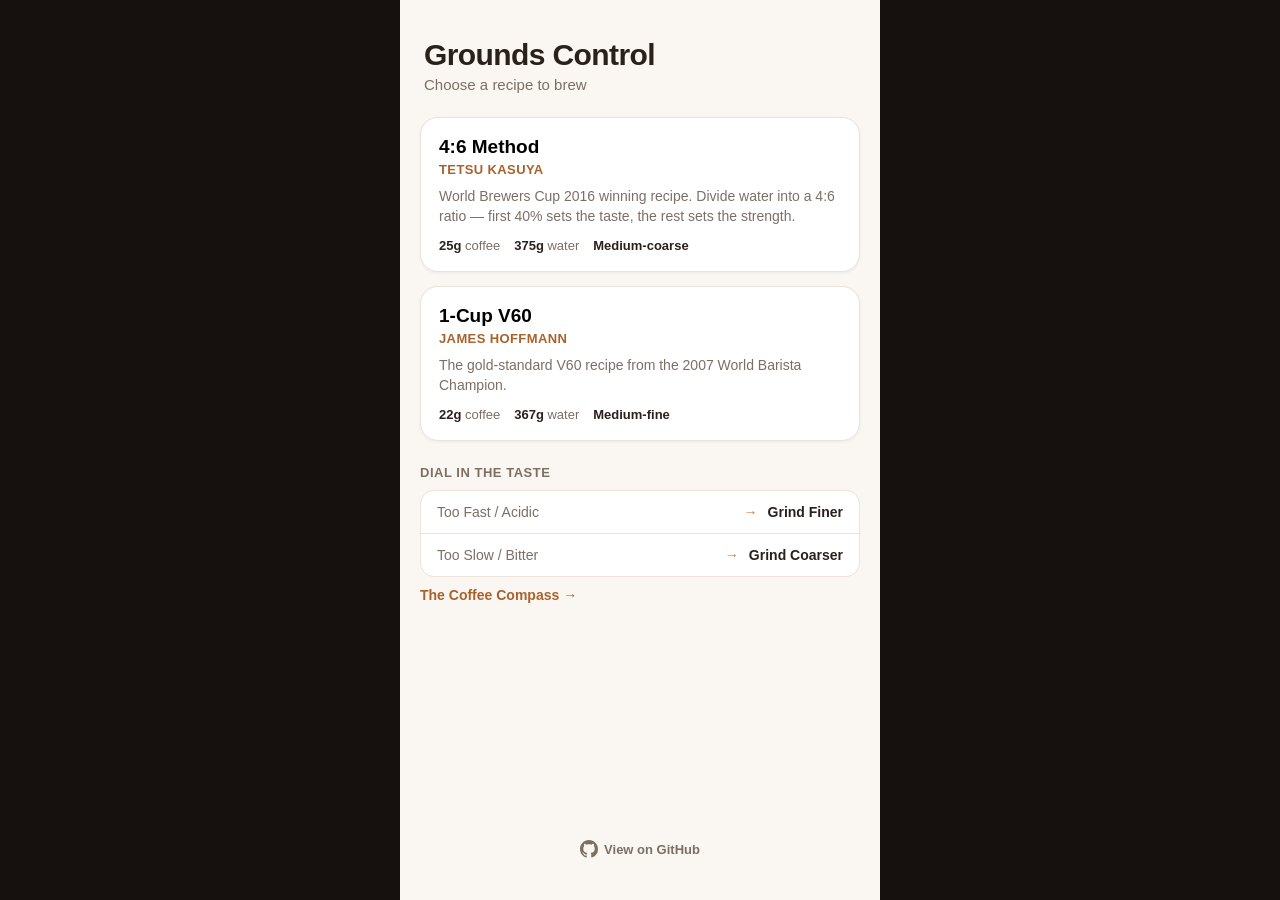
<file: index.html>
<!DOCTYPE html>
<html lang="en">
<head>
<meta charset="UTF-8" />
<meta name="viewport" content="width=device-width, initial-scale=1, viewport-fit=cover, maximum-scale=1" />
<meta name="theme-color" content="#1c1512" />
<title>Grounds Control</title>
<link rel="icon" href="favicon.ico" sizes="any" />
<link rel="stylesheet" href="styles.css" />
</head>
<body>

<!-- HOME SCREEN -->
<section id="screen-home" class="screen screen-light active">
  <header class="home-header">
    <h1>Grounds Control</h1>
    <p class="subtitle">Choose a recipe to brew</p>
  </header>
  <div id="recipe-list" class="recipe-list"></div>

  <section class="tasting-notes">
    <h3 class="steps-title">Dial In The Taste</h3>
    <div class="taste-list">
      <div class="taste-row">
        <span class="taste-symptom">Too Fast / Acidic</span>
        <span class="taste-arrow">&rarr;</span>
        <span class="taste-fix">Grind Finer</span>
      </div>
      <div class="taste-row">
        <span class="taste-symptom">Too Slow / Bitter</span>
        <span class="taste-arrow">&rarr;</span>
        <span class="taste-fix">Grind Coarser</span>
      </div>
    </div>
    <a
      class="taste-link"
      href="https://www.baristahustle.com/app-archive-main/the-coffee-compass/"
      target="_blank"
      rel="noopener noreferrer"
    >The Coffee Compass &rarr;</a>
  </section>

  <footer class="site-footer">
    <a
      class="github-link"
      href="https://github.com/dhcrain/pourover"
      target="_blank"
      rel="noopener noreferrer"
      aria-label="View source on GitHub"
    >
      <svg viewBox="0 0 16 16" width="18" height="18" fill="currentColor" aria-hidden="true">
        <path d="M8 0C3.58 0 0 3.58 0 8c0 3.54 2.29 6.53 5.47 7.59.4.07.55-.17.55-.38
          0-.19-.01-.82-.01-1.49-2.01.37-2.53-.49-2.69-.94-.09-.23-.48-.94-.82-1.13
          -.28-.15-.68-.52-.01-.53.63-.01 1.08.58 1.23.82.72 1.21 1.87.87 2.33.66
          .07-.52.28-.87.51-1.07-1.78-.2-3.64-.89-3.64-3.95 0-.87.31-1.59.82-2.15
          -.08-.2-.36-1.02.08-2.12 0 0 .67-.21 2.2.82.64-.18 1.32-.27 2-.27
          .68 0 1.36.09 2 .27 1.53-1.04 2.2-.82 2.2-.82.44 1.1.16 1.92.08 2.12
          .51.56.82 1.27.82 2.15 0 3.07-1.87 3.75-3.65 3.95.29.25.54.73.54 1.48
          0 1.07-.01 1.93-.01 2.2 0 .21.15.46.55.38A8.01 8.01 0 0 0 16 8c0-4.42-3.58-8-8-8Z"/>
      </svg>
      <span>View on GitHub</span>
    </a>
  </footer>
</section>

<!-- TUNE SCREEN -->
<section id="screen-tune" class="screen screen-light">
  <header class="tune-header">
    <button id="tune-back" class="icon-btn" aria-label="Back">&#8592;</button>
    <h2 id="tune-title">Recipe</h2>
    <span class="icon-btn spacer"></span>
  </header>

  <div class="tune-body">
    <div class="size-row" id="size-row"></div>

    <div class="dose-row">
      <button id="dose-minus" class="stepper-btn" aria-label="Decrease dose">&minus;</button>
      <div class="dose-display">
        <span id="dose-value">25</span><span class="dose-unit">g coffee</span>
      </div>
      <button id="dose-plus" class="stepper-btn" aria-label="Increase dose">&plus;</button>
    </div>

    <div class="totals-row">
      <div class="total-chip">
        <span class="total-icon">&#9749;</span>
        <span id="total-coffee">25 g</span>
      </div>
      <div class="total-chip">
        <span class="total-icon">&#128167;</span>
        <span id="total-water">375 g</span>
      </div>
      <div class="total-chip">
        <span class="total-icon">&#9881;&#65039;</span>
        <span id="total-grind">Medium-coarse</span>
      </div>
    </div>

    <div id="dialin-section" class="dialin-section">
      <h3 class="steps-title">Dial In The Taste</h3>
      <div class="dialin-row">
        <span class="dialin-label">Balance</span>
        <div id="balance-seg" class="segmented"></div>
      </div>
      <div class="dialin-row">
        <span class="dialin-label">Strength</span>
        <div id="strength-seg" class="segmented"></div>
      </div>
      <div id="pour-chart" class="pour-chart"></div>
      <div class="pour-chart-legend">
        <span class="legend-item"><i class="legend-swatch legend-taste"></i>Balance</span>
        <span class="legend-item"><i class="legend-swatch legend-strength"></i>Strength</span>
      </div>
    </div>

    <h3 class="steps-title">Pour Schedule</h3>
    <div id="step-list" class="step-list"></div>
  </div>

  <div class="tune-footer">
    <button id="start-btn" class="primary-btn">Start Timer</button>
  </div>
</section>

<!-- TIMER SCREEN -->
<section id="screen-timer" class="screen screen-dark">
  <header class="timer-header">
    <button id="timer-close" class="icon-btn dark" aria-label="Close">&times;</button>
    <div class="timer-title-wrap">
      <h2 id="timer-recipe-name">Recipe</h2>
      <span id="timer-progress-label" class="timer-progress-label">Step 1 of 5</span>
    </div>
    <button id="timer-restart" class="icon-btn dark" aria-label="Restart">&#8635;</button>
  </header>

  <div class="ring-wrap">
    <svg class="ring" viewBox="0 0 240 240">
      <circle class="ring-track" cx="120" cy="120" r="108" />
      <circle id="ring-progress" class="ring-progress" cx="120" cy="120" r="108" />
    </svg>
    <div class="ring-center">
      <span id="timer-clock">0:45</span>
    </div>
  </div>

  <div class="instruction-wrap">
    <p id="instruction-main">Pour to 75 g total</p>
    <p id="instruction-note">Bloom — gently swirl</p>
    <p id="instruction-next">Next: pour to 150 g total</p>
  </div>

  <div class="timer-controls">
    <button id="skip-back" class="control-btn" aria-label="Previous step">&lt;&lt;</button>
    <button id="play-pause" class="control-btn primary" aria-label="Pause"><span class="pause-icon">&#10074; &#10074;</span></button>
    <button id="skip-fwd" class="control-btn" aria-label="Next step">&gt;&gt;</button>
  </div>
</section>

<!-- DONE SCREEN -->
<section id="screen-done" class="screen screen-dark">
  <div class="done-body">
    <span class="done-icon">&#9749;</span>
    <h2>Brew complete</h2>
    <p id="done-time">Total time 3:30</p>
    <button id="done-btn" class="primary-btn">New Brew</button>
  </div>
</section>

<script src="recipes.js"></script>
<script src="app.js"></script>
</body>
</html>
</file>
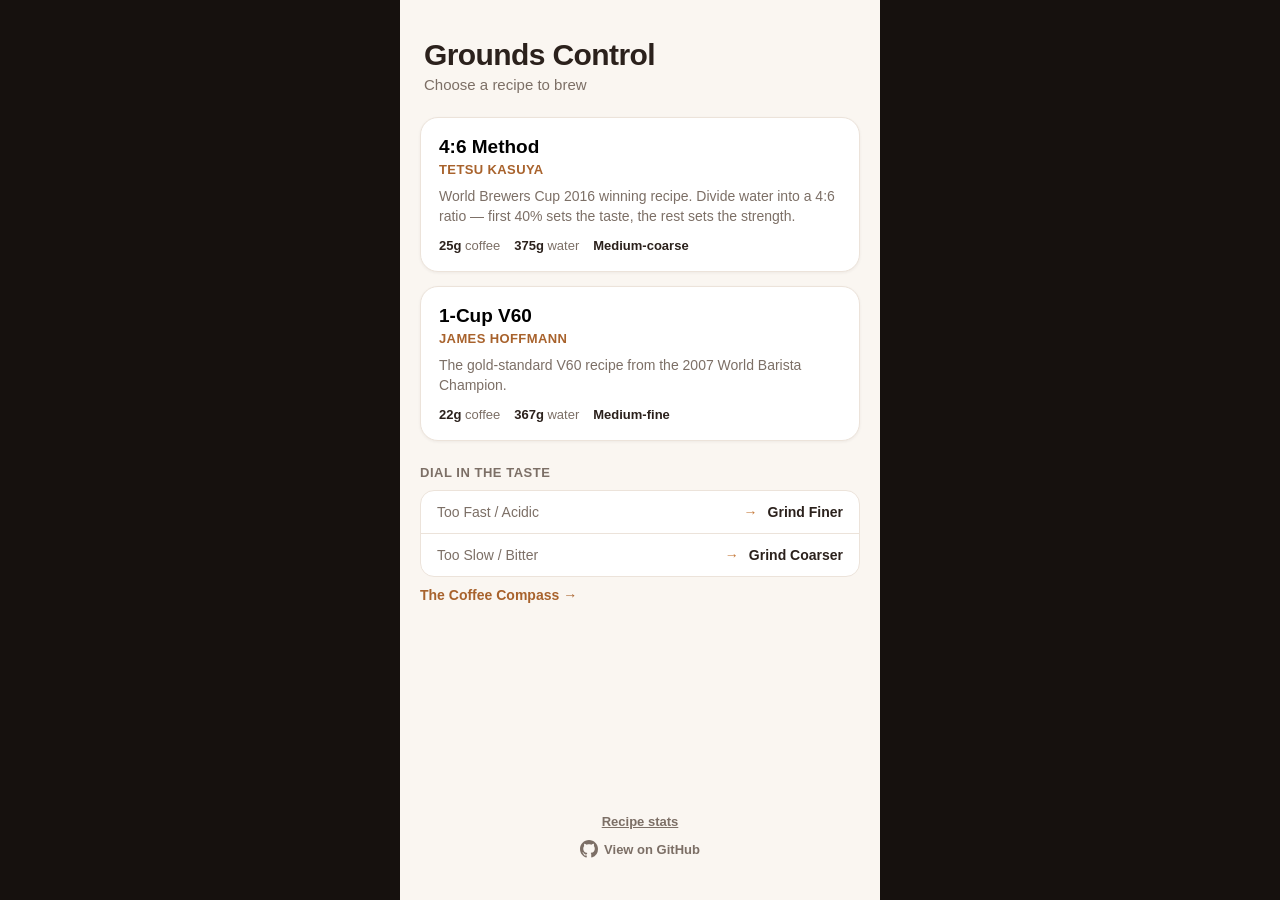
<file: public/index.html>
<!DOCTYPE html>
<html lang="en">
<head>
<meta charset="UTF-8" />
<meta name="viewport" content="width=device-width, initial-scale=1, viewport-fit=cover, maximum-scale=1, user-scalable=no" />
<meta name="theme-color" content="#1c1512" />
<title>Grounds Control</title>

<link rel="manifest" href="manifest.webmanifest" />
<link rel="icon" href="favicon.ico" sizes="any" />
<link rel="icon" href="icons/icon-192.png" type="image/png" sizes="192x192" />

<!-- iOS home screen -->
<meta name="apple-mobile-web-app-capable" content="yes" />
<meta name="apple-mobile-web-app-status-bar-style" content="black-translucent" />
<meta name="apple-mobile-web-app-title" content="Grounds Control" />
<link rel="apple-touch-icon" href="icons/apple-touch-icon.png" />

<link rel="stylesheet" href="styles.css" />
</head>
<body>

<!-- HOME SCREEN -->
<section id="screen-home" class="screen screen-light active">
  <header class="home-header">
    <h1>Grounds Control</h1>
    <p class="subtitle">Choose a recipe to brew</p>
  </header>
  <div id="recipe-list" class="recipe-list"></div>

  <section class="tasting-notes">
    <h3 class="steps-title">Dial In The Taste</h3>
    <div class="taste-list">
      <div class="taste-row">
        <span class="taste-symptom">Too Fast / Acidic</span>
        <span class="taste-arrow">&rarr;</span>
        <span class="taste-fix">Grind Finer</span>
      </div>
      <div class="taste-row">
        <span class="taste-symptom">Too Slow / Bitter</span>
        <span class="taste-arrow">&rarr;</span>
        <span class="taste-fix">Grind Coarser</span>
      </div>
    </div>
    <a
      class="taste-link"
      href="https://www.baristahustle.com/app-archive-main/the-coffee-compass/"
      target="_blank"
      rel="noopener noreferrer"
    >The Coffee Compass &rarr;</a>
  </section>

  <footer class="site-footer">
    <button id="stats-link" class="stats-link">Recipe stats</button>
    <a
      class="github-link"
      href="https://github.com/dhcrain/pourover"
      target="_blank"
      rel="noopener noreferrer"
      aria-label="View source on GitHub"
    >
      <svg viewBox="0 0 16 16" width="18" height="18" fill="currentColor" aria-hidden="true">
        <path d="M8 0C3.58 0 0 3.58 0 8c0 3.54 2.29 6.53 5.47 7.59.4.07.55-.17.55-.38
          0-.19-.01-.82-.01-1.49-2.01.37-2.53-.49-2.69-.94-.09-.23-.48-.94-.82-1.13
          -.28-.15-.68-.52-.01-.53.63-.01 1.08.58 1.23.82.72 1.21 1.87.87 2.33.66
          .07-.52.28-.87.51-1.07-1.78-.2-3.64-.89-3.64-3.95 0-.87.31-1.59.82-2.15
          -.08-.2-.36-1.02.08-2.12 0 0 .67-.21 2.2.82.64-.18 1.32-.27 2-.27
          .68 0 1.36.09 2 .27 1.53-1.04 2.2-.82 2.2-.82.44 1.1.16 1.92.08 2.12
          .51.56.82 1.27.82 2.15 0 3.07-1.87 3.75-3.65 3.95.29.25.54.73.54 1.48
          0 1.07-.01 1.93-.01 2.2 0 .21.15.46.55.38A8.01 8.01 0 0 0 16 8c0-4.42-3.58-8-8-8Z"/>
      </svg>
      <span>View on GitHub</span>
    </a>
  </footer>
</section>

<!-- STATS SCREEN -->
<section id="screen-stats" class="screen screen-light">
  <header class="tune-header">
    <button id="stats-back" class="icon-btn" aria-label="Back">&#8592;</button>
    <h2>Recipe stats</h2>
    <span class="icon-btn spacer"></span>
  </header>
  <div class="tune-body">
    <p class="stats-note">Brews across all users (bots filtered out).</p>
    <p id="stats-visitors" class="stats-note"></p>
    <p id="stats-status" class="stats-status" role="status"></p>
    <div id="stats-list" class="stats-list"></div>
  </div>
</section>

<!-- TUNE SCREEN -->
<section id="screen-tune" class="screen screen-light">
  <header class="tune-header">
    <button id="tune-back" class="icon-btn" aria-label="Back">&#8592;</button>
    <h2 id="tune-title">Recipe</h2>
    <span class="icon-btn spacer"></span>
  </header>

  <div class="tune-body">
    <div class="size-row" id="size-row"></div>

    <div class="dose-row">
      <button id="dose-minus" class="stepper-btn" aria-label="Decrease dose">&minus;</button>
      <div class="dose-display">
        <span id="dose-value">25</span><span class="dose-unit">g coffee</span>
      </div>
      <button id="dose-plus" class="stepper-btn" aria-label="Increase dose">&plus;</button>
    </div>

    <div class="totals-row">
      <div class="total-chip">
        <span class="total-icon">&#9749;</span>
        <span id="total-coffee">25 g</span>
      </div>
      <div class="total-chip">
        <span class="total-icon">&#128167;</span>
        <span id="total-water">375 g</span>
      </div>
      <div class="total-chip">
        <span class="total-icon">&#9881;&#65039;</span>
        <span id="total-grind">Medium-coarse</span>
      </div>
    </div>

    <div id="dialin-section" class="dialin-section">
      <h3 class="steps-title">Dial In The Taste</h3>
      <div class="dialin-row">
        <span class="dialin-label">Balance</span>
        <div id="balance-seg" class="segmented"></div>
      </div>
      <div class="dialin-row">
        <span class="dialin-label">Strength</span>
        <div id="strength-seg" class="segmented"></div>
      </div>
      <div id="pour-chart" class="pour-chart"></div>
      <div class="pour-chart-legend">
        <span class="legend-item"><i class="legend-swatch legend-taste"></i>Balance</span>
        <span class="legend-item"><i class="legend-swatch legend-strength"></i>Strength</span>
      </div>
    </div>

    <h3 class="steps-title">Pour Schedule</h3>
    <div id="step-list" class="step-list"></div>
  </div>

  <div class="tune-footer">
    <button id="start-btn" class="primary-btn">Start Timer</button>
  </div>
</section>

<!-- TIMER SCREEN -->
<section id="screen-timer" class="screen screen-dark">
  <header class="timer-header">
    <button id="timer-close" class="icon-btn dark" aria-label="Close">&times;</button>
    <div class="timer-title-wrap">
      <h2 id="timer-recipe-name">Recipe</h2>
      <span id="timer-progress-label" class="timer-progress-label">Step 1 of 5</span>
    </div>
    <button id="timer-restart" class="icon-btn dark" aria-label="Restart">&#8635;</button>
  </header>

  <div class="ring-wrap">
    <svg class="ring" viewBox="0 0 240 240">
      <circle class="ring-track" cx="120" cy="120" r="108" />
      <circle id="ring-progress" class="ring-progress" cx="120" cy="120" r="108" />
    </svg>
    <div class="ring-center">
      <span id="timer-clock">0:45</span>
    </div>
  </div>

  <div class="instruction-wrap">
    <p id="instruction-main">Pour to 75 g total</p>
    <p id="instruction-note">Bloom — gently swirl</p>
    <p id="instruction-next">Next: pour to 150 g total</p>
  </div>

  <div class="timer-controls">
    <button id="skip-back" class="control-btn" aria-label="Previous step">&lt;&lt;</button>
    <button id="play-pause" class="control-btn primary" aria-label="Pause"><span class="pause-icon">&#10074; &#10074;</span></button>
    <button id="skip-fwd" class="control-btn" aria-label="Next step">&gt;&gt;</button>
  </div>
</section>

<!-- DONE SCREEN -->
<section id="screen-done" class="screen screen-dark">
  <div class="done-body">
    <span class="done-icon">&#9749;</span>
    <h2>Brew complete</h2>
    <p id="done-time">Total time 3:30</p>
    <button id="done-btn" class="primary-btn">New Brew</button>
  </div>
</section>

<script src="recipes.js"></script>
<script src="app.js"></script>
</body>
</html>
</file>
<file: styles.css>
:root {
  --accent: #c5793a;
  --accent-dark: #a8622c;
  --cream: #faf6f1;
  --card: #ffffff;
  --ink: #2b211c;
  --ink-soft: #7c6f66;
  --border: #ece3da;
  --dark-bg: #16110e;
  --dark-card: #221a15;
  --dark-ink: #f5ede4;
  --dark-ink-soft: #a99a8d;
  --safe-top: env(safe-area-inset-top, 0px);
  --safe-bottom: env(safe-area-inset-bottom, 0px);
}

* { box-sizing: border-box; }

html, body {
  margin: 0;
  padding: 0;
  height: 100%;
  background: var(--dark-bg);
  font-family: -apple-system, BlinkMacSystemFont, "SF Pro Text", "Segoe UI", Roboto, sans-serif;
  color: var(--ink);
  -webkit-tap-highlight-color: transparent;
  overscroll-behavior: none;
}

button {
  font-family: inherit;
  border: none;
  background: none;
  cursor: pointer;
}

.screen {
  display: none;
  flex-direction: column;
  width: 100%;
  max-width: 480px;
  margin: 0 auto;
  min-height: 100vh;
  min-height: 100dvh;
  padding-top: calc(var(--safe-top) + 14px);
  padding-bottom: calc(var(--safe-bottom) + 14px);
}
.screen.active { display: flex; }
.screen-light { background: var(--cream); color: var(--ink); }
.screen-dark { background: var(--dark-bg); color: var(--dark-ink); }

/* ---------- HOME ---------- */
.home-header { padding: 24px 24px 8px; }
.home-header h1 { font-size: 30px; margin: 0 0 4px; letter-spacing: -0.02em; }
.subtitle { margin: 0; color: var(--ink-soft); font-size: 15px; }

.recipe-list {
  display: flex;
  flex-direction: column;
  gap: 14px;
  padding: 16px 20px;
}

.recipe-card {
  background: var(--card);
  border: 1px solid var(--border);
  border-radius: 18px;
  padding: 18px;
  text-align: left;
  box-shadow: 0 1px 3px rgba(43, 33, 28, 0.06);
}
.recipe-card h3 { margin: 0 0 4px; font-size: 19px; }
.recipe-card .author { margin: 0 0 10px; font-size: 13px; color: var(--accent-dark); font-weight: 600; text-transform: uppercase; letter-spacing: 0.03em; }
.recipe-card .desc { margin: 0 0 12px; font-size: 14px; color: var(--ink-soft); line-height: 1.4; }
.recipe-card .meta { display: flex; gap: 14px; font-size: 13px; color: var(--ink-soft); }
.recipe-card .meta b { color: var(--ink); }

.tasting-notes { padding: 8px 20px 16px; }

.taste-list {
  background: var(--card);
  border: 1px solid var(--border);
  border-radius: 14px;
  overflow: hidden;
}
.taste-row {
  display: flex;
  align-items: center;
  gap: 10px;
  padding: 13px 16px;
  font-size: 14px;
}
.taste-row + .taste-row { border-top: 1px solid var(--border); }
.taste-symptom { flex: 1; color: var(--ink-soft); }
.taste-arrow { color: var(--accent); font-weight: 700; }
.taste-fix { font-weight: 700; }

.taste-link {
  display: inline-block;
  margin-top: 10px;
  font-size: 14px;
  font-weight: 600;
  color: var(--accent-dark);
  text-decoration: none;
}
.taste-link:active { opacity: 0.7; }

.site-footer { margin-top: auto; padding: 8px 20px 24px; text-align: center; }
.github-link {
  display: inline-flex;
  align-items: center;
  gap: 6px;
  font-size: 13px;
  font-weight: 600;
  color: var(--ink-soft);
  text-decoration: none;
}
.github-link:active { opacity: 0.7; }

/* ---------- TUNE ---------- */
.tune-header {
  display: flex;
  align-items: center;
  justify-content: space-between;
  padding: 8px 12px;
}
.tune-header h2 { margin: 0; font-size: 17px; font-weight: 600; }
.icon-btn {
  width: 40px; height: 40px;
  display: flex; align-items: center; justify-content: center;
  font-size: 20px;
  border-radius: 50%;
  color: var(--ink);
}
.icon-btn.spacer { visibility: hidden; }
.icon-btn.dark { color: var(--dark-ink); background: rgba(255,255,255,0.08); }

.tune-body { padding: 8px 20px 100px; overflow-y: auto; flex: 1; }

.size-row { display: flex; gap: 8px; margin: 12px 0 20px; }
.size-chip {
  flex: 1;
  padding: 10px 0;
  text-align: center;
  border-radius: 12px;
  border: 1px solid var(--border);
  background: var(--card);
  font-size: 14px;
  font-weight: 600;
  color: var(--ink-soft);
}
.size-chip.selected {
  background: var(--accent);
  border-color: var(--accent);
  color: white;
}

.dose-row {
  display: flex;
  align-items: center;
  justify-content: center;
  gap: 28px;
  margin-bottom: 18px;
}
.stepper-btn {
  width: 44px; height: 44px;
  border-radius: 50%;
  background: var(--card);
  border: 1px solid var(--border);
  font-size: 22px;
  font-weight: 600;
  color: var(--accent-dark);
  display: flex; align-items: center; justify-content: center;
}
.stepper-btn:active { background: var(--border); }
.dose-display { text-align: center; min-width: 120px; }
#dose-value { font-size: 40px; font-weight: 700; letter-spacing: -0.02em; }
.dose-unit { display: block; font-size: 13px; color: var(--ink-soft); margin-top: 2px; }

.totals-row {
  display: flex;
  gap: 8px;
  margin-bottom: 24px;
}
.total-chip {
  flex: 1;
  background: var(--card);
  border: 1px solid var(--border);
  border-radius: 12px;
  padding: 10px 6px;
  text-align: center;
  font-size: 13px;
  font-weight: 600;
}
.total-icon { display: block; font-size: 18px; margin-bottom: 4px; }

.dialin-section { margin-bottom: 24px; }
.dialin-section.hidden { display: none; }

.dialin-row {
  display: flex;
  align-items: center;
  justify-content: space-between;
  gap: 12px;
  margin-bottom: 10px;
}
.dialin-label { font-size: 14px; font-weight: 600; color: var(--ink-soft); width: 68px; flex-shrink: 0; }

.segmented {
  display: flex;
  flex: 1;
  background: var(--card);
  border: 1px solid var(--border);
  border-radius: 10px;
  padding: 3px;
  gap: 3px;
}
.segmented-btn {
  flex: 1;
  padding: 7px 0;
  text-align: center;
  border-radius: 7px;
  font-size: 13px;
  font-weight: 600;
  color: var(--ink-soft);
}
.segmented-btn.selected {
  background: var(--accent);
  color: white;
}

.pour-chart {
  display: flex;
  align-items: flex-end;
  gap: 6px;
  height: 100px;
  margin-top: 16px;
  padding: 0 4px;
}
.pour-bar-wrap {
  flex: 1;
  display: flex;
  flex-direction: column;
  align-items: center;
  justify-content: flex-end;
  height: 100%;
}
.pour-bar-amount { font-size: 11px; font-weight: 700; color: var(--ink-soft); margin-bottom: 4px; white-space: nowrap; }
.pour-bar {
  width: 100%;
  max-width: 34px;
  border-radius: 5px 5px 0 0;
  transition: height 0.2s ease;
}
.pour-bar.phase-taste { background: #ecb98a; }
.pour-bar.phase-strength { background: var(--accent); }
.pour-bar-index { font-size: 11px; color: var(--ink-soft); margin-top: 6px; }

.pour-chart-legend {
  display: flex;
  justify-content: center;
  gap: 18px;
  margin-top: 4px;
  font-size: 12px;
  color: var(--ink-soft);
}
.legend-item { display: flex; align-items: center; gap: 6px; }
.legend-swatch { width: 10px; height: 10px; border-radius: 3px; display: inline-block; }
.legend-taste { background: #ecb98a; }
.legend-strength { background: var(--accent); }

.steps-title { font-size: 13px; text-transform: uppercase; letter-spacing: 0.04em; color: var(--ink-soft); margin: 0 0 10px; }

.step-list { display: flex; flex-direction: column; gap: 8px; }
.step-row {
  display: flex;
  align-items: center;
  justify-content: space-between;
  background: var(--card);
  border: 1px solid var(--border);
  border-radius: 12px;
  padding: 12px 14px;
  font-size: 14px;
}
.step-row .step-time { color: var(--ink-soft); width: 52px; font-variant-numeric: tabular-nums; }
.step-row .step-note { flex: 1; color: var(--ink-soft); padding: 0 8px; }
.step-row .step-amount { font-weight: 700; }

.tune-footer {
  position: sticky;
  bottom: 0;
  padding: 14px 20px calc(14px + var(--safe-bottom));
  background: linear-gradient(to top, var(--cream) 70%, transparent);
}
.primary-btn {
  width: 100%;
  padding: 16px;
  border-radius: 14px;
  background: var(--accent);
  color: white;
  font-size: 17px;
  font-weight: 700;
}
.primary-btn:active { background: var(--accent-dark); }

/* ---------- TIMER ---------- */
.timer-header {
  display: flex;
  align-items: center;
  justify-content: space-between;
  padding: 4px 16px 8px;
}
.timer-title-wrap { text-align: center; }
.timer-title-wrap h2 { margin: 0; font-size: 16px; font-weight: 600; }
.timer-progress-label { font-size: 12px; color: var(--dark-ink-soft); }

.ring-wrap {
  position: relative;
  width: min(78vw, 300px);
  height: min(78vw, 300px);
  margin: 12px auto 0;
}
.ring { width: 100%; height: 100%; transform: rotate(-90deg); }
.ring-track { fill: none; stroke: rgba(255,255,255,0.08); stroke-width: 14; }
.ring-progress {
  fill: none;
  stroke: var(--accent);
  stroke-width: 14;
  stroke-linecap: round;
  transition: stroke-dashoffset 0.25s linear, stroke 0.3s;
}
.ring-center {
  position: absolute;
  inset: 0;
  display: flex;
  align-items: center;
  justify-content: center;
}
#timer-clock { font-size: 56px; font-weight: 700; font-variant-numeric: tabular-nums; letter-spacing: -0.01em; }

.instruction-wrap { text-align: center; padding: 20px 28px 0; }
#instruction-main { font-size: 16px; font-weight: 600; margin: 0 0 6px; color: var(--dark-ink-soft); }
.instruction-grams { font-size: 40px; font-weight: 700; color: var(--dark-ink); letter-spacing: -0.01em; font-variant-numeric: tabular-nums; }
#instruction-note { font-size: 14px; color: var(--accent); margin: 0 0 14px; font-weight: 600; }
#instruction-next { font-size: 14px; color: var(--dark-ink-soft); margin: 0; }

.timer-controls {
  margin-top: auto;
  display: flex;
  align-items: center;
  justify-content: center;
  gap: 28px;
  padding: 24px 0 8px;
}
.control-btn {
  width: 54px; height: 54px;
  border-radius: 50%;
  background: rgba(255,255,255,0.08);
  color: var(--dark-ink);
  font-size: 18px;
  font-weight: 700;
  display: flex; align-items: center; justify-content: center;
}
.control-btn.primary {
  width: 72px; height: 72px;
  background: var(--accent);
  color: white;
  font-size: 22px;
}
.control-btn:active { filter: brightness(0.9); }
.pause-icon { display: inline-flex; gap: 5px; }

.timer-controls.controls-hidden { visibility: hidden; }

/* ---------- DONE ---------- */
.done-body {
  margin: auto;
  text-align: center;
  padding: 0 30px;
}
.done-icon { font-size: 52px; display: block; margin-bottom: 14px; }
.done-body h2 { margin: 0 0 8px; font-size: 24px; }
.done-body p { margin: 0 0 26px; color: var(--dark-ink-soft); }
</file>
<file: public/styles.css>
:root {
  --accent: #c5793a;
  --accent-dark: #a8622c;
  --cream: #faf6f1;
  --card: #ffffff;
  --ink: #2b211c;
  --ink-soft: #7c6f66;
  --border: #ece3da;
  --dark-bg: #16110e;
  --dark-card: #221a15;
  --dark-ink: #f5ede4;
  --dark-ink-soft: #a99a8d;
  --safe-top: env(safe-area-inset-top, 0px);
  --safe-bottom: env(safe-area-inset-bottom, 0px);
}

* { box-sizing: border-box; }

html, body {
  margin: 0;
  padding: 0;
  height: 100%;
  background: var(--dark-bg);
  font-family: -apple-system, BlinkMacSystemFont, "SF Pro Text", "Segoe UI", Roboto, sans-serif;
  color: var(--ink);
  -webkit-tap-highlight-color: transparent;
  overscroll-behavior: none;
}

button {
  font-family: inherit;
  border: none;
  background: none;
  cursor: pointer;
  touch-action: manipulation;
  -webkit-touch-callout: none;
  -webkit-user-select: none;
  user-select: none;
}

a { -webkit-touch-callout: default; }

.screen {
  display: none;
  flex-direction: column;
  width: 100%;
  max-width: 480px;
  margin: 0 auto;
  min-height: 100vh;
  min-height: 100dvh;
  padding-top: calc(var(--safe-top) + 14px);
  padding-bottom: calc(var(--safe-bottom) + 14px);
}
.screen.active { display: flex; }
.screen-light { background: var(--cream); color: var(--ink); }
.screen-dark { background: var(--dark-bg); color: var(--dark-ink); }

/* ---------- HOME ---------- */
.home-header { padding: 24px 24px 8px; }
.home-header h1 { font-size: 30px; margin: 0 0 4px; letter-spacing: -0.02em; }
.subtitle { margin: 0; color: var(--ink-soft); font-size: 15px; }

.recipe-list {
  display: flex;
  flex-direction: column;
  gap: 14px;
  padding: 16px 20px;
}

.recipe-card {
  background: var(--card);
  border: 1px solid var(--border);
  border-radius: 18px;
  padding: 18px;
  text-align: left;
  box-shadow: 0 1px 3px rgba(43, 33, 28, 0.06);
}
.recipe-card h3 { margin: 0 0 4px; font-size: 19px; }
.recipe-card .author { margin: 0 0 10px; font-size: 13px; color: var(--accent-dark); font-weight: 600; text-transform: uppercase; letter-spacing: 0.03em; }
.recipe-card .desc { margin: 0 0 12px; font-size: 14px; color: var(--ink-soft); line-height: 1.4; }
.recipe-card .meta { display: flex; gap: 14px; font-size: 13px; color: var(--ink-soft); }
.recipe-card .meta b { color: var(--ink); }

.tasting-notes { padding: 8px 20px 16px; }

.taste-list {
  background: var(--card);
  border: 1px solid var(--border);
  border-radius: 14px;
  overflow: hidden;
}
.taste-row {
  display: flex;
  align-items: center;
  gap: 10px;
  padding: 13px 16px;
  font-size: 14px;
}
.taste-row + .taste-row { border-top: 1px solid var(--border); }
.taste-symptom { flex: 1; color: var(--ink-soft); }
.taste-arrow { color: var(--accent); font-weight: 700; }
.taste-fix { font-weight: 700; }

.taste-link {
  display: inline-block;
  margin-top: 10px;
  font-size: 14px;
  font-weight: 600;
  color: var(--accent-dark);
  text-decoration: none;
}
.taste-link:active { opacity: 0.7; }

.site-footer { margin-top: auto; padding: 8px 20px 24px; text-align: center; }
.github-link {
  display: inline-flex;
  align-items: center;
  gap: 6px;
  font-size: 13px;
  font-weight: 600;
  color: var(--ink-soft);
  text-decoration: none;
}
.github-link:active { opacity: 0.7; }

.stats-link {
  display: block;
  margin: 0 auto 10px;
  font-size: 13px;
  font-weight: 600;
  color: var(--ink-soft);
  text-decoration: underline;
}

/* ---------- STATS ---------- */
.stats-note { margin: 4px 0 16px; color: var(--ink-soft); font-size: 14px; }
.stats-status { margin: 12px 0 0; font-size: 14px; color: var(--ink-soft); }
.stats-list { display: flex; flex-direction: column; gap: 12px; margin-top: 16px; }
.stats-card {
  background: var(--card);
  border: 1px solid var(--border);
  border-radius: 14px;
  padding: 14px 16px;
}
.stats-card h3 { margin: 0 0 8px; font-size: 16px; }
.stats-row { display: flex; justify-content: space-between; padding: 4px 0; font-size: 14px; }
.stats-row b { font-variant-numeric: tabular-nums; }

/* ---------- TUNE ---------- */
.tune-header {
  display: flex;
  align-items: center;
  justify-content: space-between;
  padding: 8px 12px;
}
.tune-header h2 { margin: 0; font-size: 17px; font-weight: 600; }
.icon-btn {
  width: 40px; height: 40px;
  display: flex; align-items: center; justify-content: center;
  font-size: 20px;
  border-radius: 50%;
  color: var(--ink);
}
.icon-btn.spacer { visibility: hidden; }
.icon-btn.dark { color: var(--dark-ink); background: rgba(255,255,255,0.08); }

.tune-body { padding: 8px 20px 100px; overflow-y: auto; flex: 1; }

.size-row { display: flex; gap: 8px; margin: 12px 0 20px; }
.size-chip {
  flex: 1;
  padding: 10px 0;
  text-align: center;
  border-radius: 12px;
  border: 1px solid var(--border);
  background: var(--card);
  font-size: 14px;
  font-weight: 600;
  color: var(--ink-soft);
}
.size-chip.selected {
  background: var(--accent);
  border-color: var(--accent);
  color: white;
}

.dose-row {
  display: flex;
  align-items: center;
  justify-content: center;
  gap: 28px;
  margin-bottom: 18px;
}
.stepper-btn {
  width: 44px; height: 44px;
  border-radius: 50%;
  background: var(--card);
  border: 1px solid var(--border);
  font-size: 22px;
  font-weight: 600;
  color: var(--accent-dark);
  display: flex; align-items: center; justify-content: center;
}
.stepper-btn:active { background: var(--border); }
.dose-display { text-align: center; min-width: 120px; }
#dose-value { font-size: 40px; font-weight: 700; letter-spacing: -0.02em; }
.dose-unit { display: block; font-size: 13px; color: var(--ink-soft); margin-top: 2px; }

.totals-row {
  display: flex;
  gap: 8px;
  margin-bottom: 24px;
}
.total-chip {
  flex: 1;
  background: var(--card);
  border: 1px solid var(--border);
  border-radius: 12px;
  padding: 10px 6px;
  text-align: center;
  font-size: 13px;
  font-weight: 600;
}
.total-icon { display: block; font-size: 18px; margin-bottom: 4px; }

.dialin-section { margin-bottom: 24px; }
.dialin-section.hidden { display: none; }

.dialin-row {
  display: flex;
  align-items: center;
  justify-content: space-between;
  gap: 12px;
  margin-bottom: 10px;
}
.dialin-label { font-size: 14px; font-weight: 600; color: var(--ink-soft); width: 68px; flex-shrink: 0; }

.segmented {
  display: flex;
  flex: 1;
  background: var(--card);
  border: 1px solid var(--border);
  border-radius: 10px;
  padding: 3px;
  gap: 3px;
}
.segmented-btn {
  flex: 1;
  padding: 7px 0;
  text-align: center;
  border-radius: 7px;
  font-size: 13px;
  font-weight: 600;
  color: var(--ink-soft);
}
.segmented-btn.selected {
  background: var(--accent);
  color: white;
}

.pour-chart {
  display: flex;
  align-items: flex-end;
  gap: 6px;
  height: 100px;
  margin-top: 16px;
  padding: 0 4px;
}
.pour-bar-wrap {
  flex: 1;
  display: flex;
  flex-direction: column;
  align-items: center;
  justify-content: flex-end;
  height: 100%;
}
.pour-bar-amount { font-size: 11px; font-weight: 700; color: var(--ink-soft); margin-bottom: 4px; white-space: nowrap; }
.pour-bar {
  width: 100%;
  max-width: 34px;
  border-radius: 5px 5px 0 0;
  transition: height 0.2s ease;
}
.pour-bar.phase-taste { background: #ecb98a; }
.pour-bar.phase-strength { background: var(--accent); }
.pour-bar-index { font-size: 11px; color: var(--ink-soft); margin-top: 6px; }

.pour-chart-legend {
  display: flex;
  justify-content: center;
  gap: 18px;
  margin-top: 4px;
  font-size: 12px;
  color: var(--ink-soft);
}
.legend-item { display: flex; align-items: center; gap: 6px; }
.legend-swatch { width: 10px; height: 10px; border-radius: 3px; display: inline-block; }
.legend-taste { background: #ecb98a; }
.legend-strength { background: var(--accent); }

.steps-title { font-size: 13px; text-transform: uppercase; letter-spacing: 0.04em; color: var(--ink-soft); margin: 0 0 10px; }

.step-list { display: flex; flex-direction: column; gap: 8px; }
.step-row {
  display: flex;
  align-items: center;
  justify-content: space-between;
  background: var(--card);
  border: 1px solid var(--border);
  border-radius: 12px;
  padding: 12px 14px;
  font-size: 14px;
}
.step-row .step-time { color: var(--ink-soft); width: 52px; font-variant-numeric: tabular-nums; }
.step-row .step-note { flex: 1; color: var(--ink-soft); padding: 0 8px; }
.step-row .step-amount { font-weight: 700; }

.tune-footer {
  position: sticky;
  bottom: 0;
  padding: 14px 20px calc(14px + var(--safe-bottom));
  background: linear-gradient(to top, var(--cream) 70%, transparent);
}
.primary-btn {
  width: 100%;
  padding: 16px;
  border-radius: 14px;
  background: var(--accent);
  color: white;
  font-size: 17px;
  font-weight: 700;
}
.primary-btn:active { background: var(--accent-dark); }

/* ---------- TIMER ---------- */
.timer-header {
  display: flex;
  align-items: center;
  justify-content: space-between;
  padding: 4px 16px 8px;
}
.timer-title-wrap { text-align: center; }
.timer-title-wrap h2 { margin: 0; font-size: 16px; font-weight: 600; }
.timer-progress-label { font-size: 12px; color: var(--dark-ink-soft); }

.ring-wrap {
  position: relative;
  width: min(78vw, 300px);
  height: min(78vw, 300px);
  margin: 12px auto 0;
}
.ring { width: 100%; height: 100%; transform: rotate(-90deg); }
.ring-track { fill: none; stroke: rgba(255,255,255,0.08); stroke-width: 14; }
.ring-progress {
  fill: none;
  stroke: var(--accent);
  stroke-width: 14;
  stroke-linecap: round;
  transition: stroke-dashoffset 0.25s linear, stroke 0.3s;
}
.ring-center {
  position: absolute;
  inset: 0;
  display: flex;
  align-items: center;
  justify-content: center;
}
#timer-clock { font-size: 56px; font-weight: 700; font-variant-numeric: tabular-nums; letter-spacing: -0.01em; }

.instruction-wrap { text-align: center; padding: 20px 28px 0; }
#instruction-main { font-size: 16px; font-weight: 600; margin: 0 0 6px; color: var(--dark-ink-soft); }
.instruction-grams { font-size: 40px; font-weight: 700; color: var(--dark-ink); letter-spacing: -0.01em; font-variant-numeric: tabular-nums; }
#instruction-note { font-size: 14px; color: var(--accent); margin: 0 0 14px; font-weight: 600; }
#instruction-next { font-size: 14px; color: var(--dark-ink-soft); margin: 0; }

.timer-controls {
  margin-top: auto;
  display: flex;
  align-items: center;
  justify-content: center;
  gap: 28px;
  padding: 24px 0 8px;
}
.control-btn {
  width: 54px; height: 54px;
  border-radius: 50%;
  background: rgba(255,255,255,0.08);
  color: var(--dark-ink);
  font-size: 18px;
  font-weight: 700;
  display: flex; align-items: center; justify-content: center;
}
.control-btn.primary {
  width: 72px; height: 72px;
  background: var(--accent);
  color: white;
  font-size: 22px;
}
.control-btn:active { filter: brightness(0.9); }
.pause-icon { display: inline-flex; gap: 5px; }

.timer-controls.controls-hidden { visibility: hidden; }

/* ---------- DONE ---------- */
.done-body {
  margin: auto;
  text-align: center;
  padding: 0 30px;
}
.done-icon { font-size: 52px; display: block; margin-bottom: 14px; }
.done-body h2 { margin: 0 0 8px; font-size: 24px; }
.done-body p { margin: 0 0 26px; color: var(--dark-ink-soft); }
</file>
